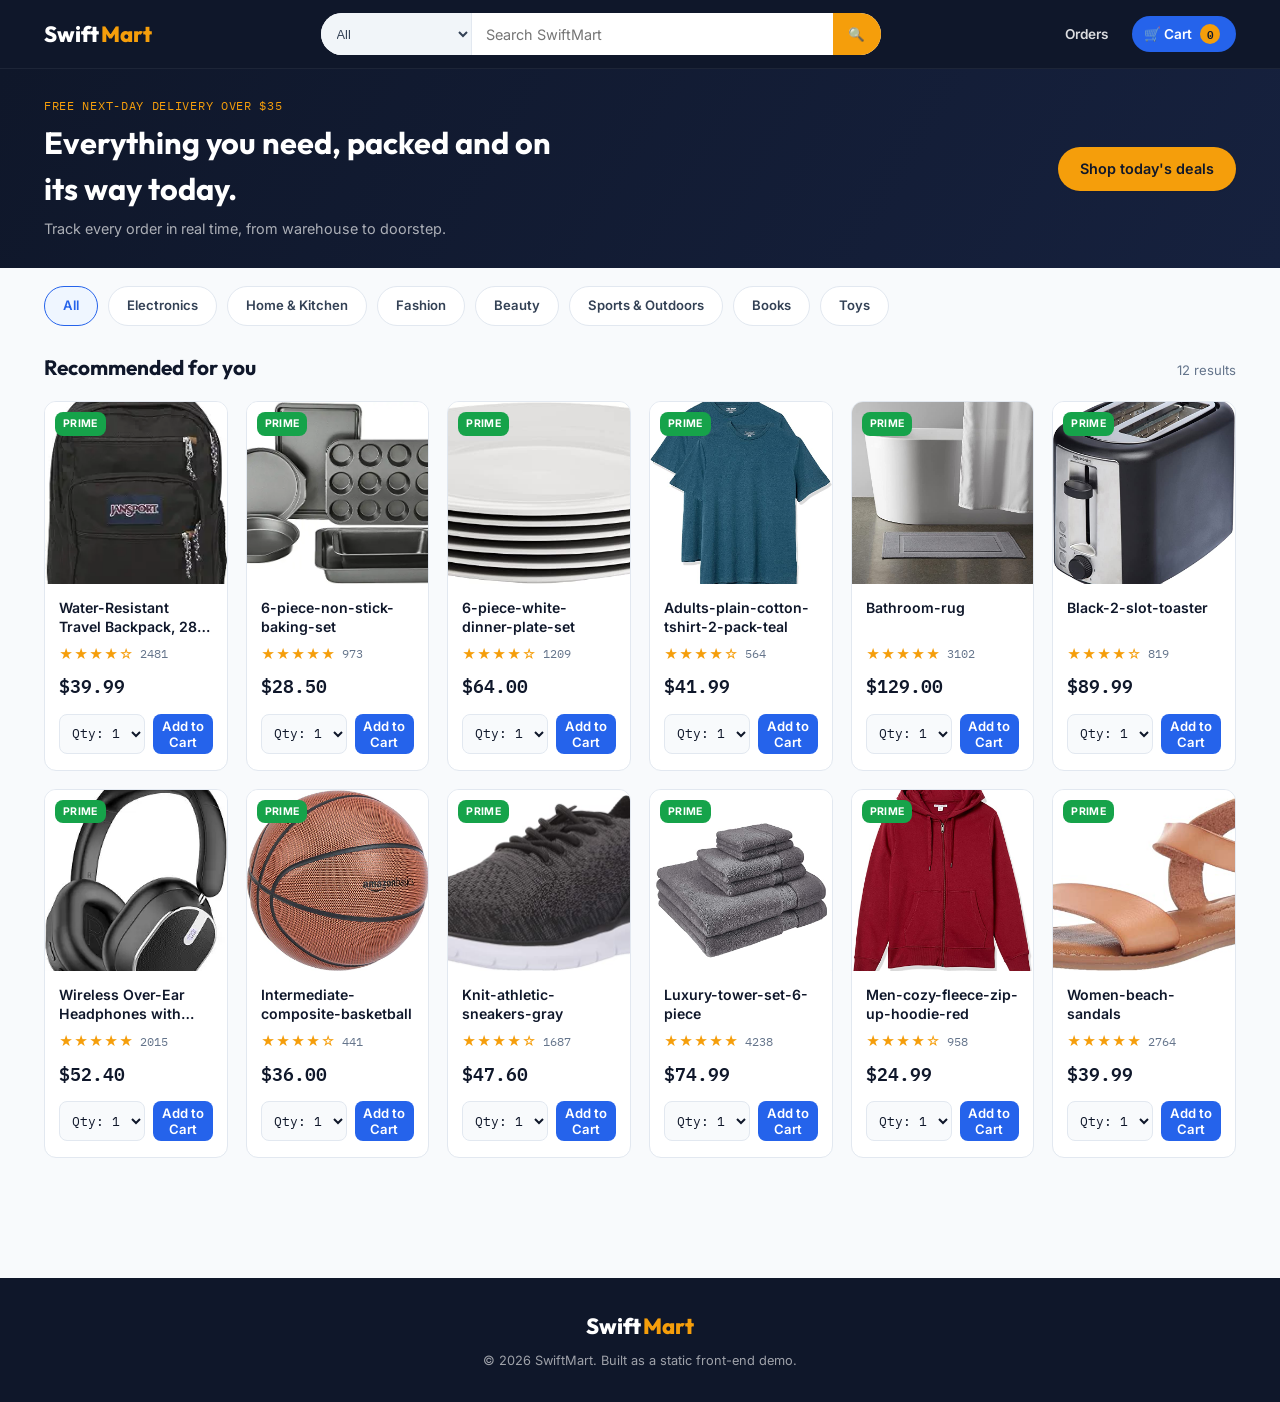
<file: index.html>
<!doctype html>
<html lang="en">
  <head>
    <meta charset="UTF-8" />
    <meta name="viewport" content="width=device-width, initial-scale=1.0" />
    <title>SwiftMart — Shop everything, arrive faster</title>
    <link rel="stylesheet" href="css/base.css" />
    <link rel="stylesheet" href="css/home.css" />
  </head>
  <body>
    <header class="site-header">
      <div class="wrap header-row">
        <a href="index.html" class="logo"
          >Swift<span class="dot">Mart</span></a
        >

        <form class="search-form js-search-form" role="search">
          <select aria-label="Search category" class="js-category-select">
            <option value="All">All</option>
            <option value="Electronics">Electronics</option>
            <option value="Home & Kitchen">Home &amp; Kitchen</option>
            <option value="Fashion">Fashion</option>
            <option value="Beauty">Beauty</option>
            <option value="Sports & Outdoors">Sports &amp; Outdoors</option>
            <option value="Books">Books</option>
            <option value="Toys">Toys</option>
          </select>
          <input
            type="text"
            placeholder="Search SwiftMart"
            aria-label="Search products"
            class="js-search-input"
          />
          <button type="submit" aria-label="Search">🔍</button>
        </form>

        <nav class="header-actions">
          <a href="orders.html" class="pill-link">Orders</a>
          <a href="checkout.html" class="cart-pill">
            🛒 Cart <span class="cart-count js-cart-count">0</span>
          </a>
        </nav>
      </div>
    </header>

    <section class="hero-strip">
      <div class="wrap">
        <div>
          <span class="hero-badge">Free next-day delivery over $35</span>
          <h1>Everything you need, packed and on its way today.</h1>
          <p>Track every order in real time, from warehouse to doorstep.</p>
        </div>
        <a href="#grid" class="btn btn-amber">Shop today's deals</a>
      </div>
    </section>

    <main class="wrap">
      <nav class="chip-row js-chip-row" aria-label="Categories">
        <a class="chip is-active" data-category="All">All</a>
        <a class="chip" data-category="Electronics">Electronics</a>
        <a class="chip" data-category="Home & Kitchen">Home &amp; Kitchen</a>
        <a class="chip" data-category="Fashion">Fashion</a>
        <a class="chip" data-category="Beauty">Beauty</a>
        <a class="chip" data-category="Sports & Outdoors"
          >Sports &amp; Outdoors</a
        >
        <a class="chip" data-category="Books">Books</a>
        <a class="chip" data-category="Toys">Toys</a>
      </nav>

      <div class="section-heading" id="grid">
        <h2>Recommended for you</h2>
        <span
          class="text-muted js-results-count"
          style="font-size: 0.82rem"
        ></span>
      </div>

      <div class="product-grid js-products-grid"></div>
    </main>

    <footer class="site-footer">
      <div class="wrap">
        <div class="logo">Swift<span class="dot">Mart</span></div>
        <p>© 2026 SwiftMart. Built as a static front-end demo.</p>
      </div>
    </footer>

    <script type="module" src="script/swiftmart.js"></script>
    <script type="module" src="script/interactions.js"></script>
  </body>
</html>
</file>
<file: css/base.css>
/* =========================================================
   SwiftMart — base.css
   Design tokens + reset + shared header/nav/buttons/cards
   ========================================================= */

@import url("https://fonts.googleapis.com/css2?family=Outfit:wght@500;600;700;800&family=Inter:wght@400;500;600;700&family=IBM+Plex+Mono:wght@500;600&display=swap");

:root {
  /* Color */
  --ink-900: #0f172a;
  --ink-700: #334155;
  --ink-500: #64748b;
  --ink-300: #cbd5e1;
  --paper-0: #ffffff;
  --paper-50: #f8fafc;
  --paper-100: #f1f5f9;
  --border: #e2e8f0;

  --brand-600: #2563eb;
  --brand-700: #1d4ed8;
  --brand-50: #eff6ff;

  --amber-500: #f59e0b;
  --amber-600: #d97706;

  --green-600: #16a34a;
  --green-50: #f0fdf4;

  --red-600: #dc2626;
  --red-50: #fef2f2;

  /* Type */
  --font-display: "Outfit", sans-serif;
  --font-body: "Inter", sans-serif;
  --font-mono: "IBM Plex Mono", monospace;

  /* Radius / shadow */
  --r-sm: 8px;
  --r-md: 12px;
  --r-lg: 18px;
  --r-pill: 999px;

  --shadow-sm: 0 1px 2px rgba(15, 23, 42, 0.06);
  --shadow-md: 0 8px 24px rgba(15, 23, 42, 0.08);
  --shadow-lg: 0 20px 48px rgba(15, 23, 42, 0.14);

  --container: 1240px;
}

* {
  box-sizing: border-box;
  margin: 0;
  padding: 0;
}

html {
  scroll-behavior: smooth;
}

body {
  font-family: var(--font-body);
  color: var(--ink-900);
  background: var(--paper-50);
  line-height: 1.5;
  -webkit-font-smoothing: antialiased;
}

img {
  max-width: 100%;
  display: block;
}

a {
  color: inherit;
  text-decoration: none;
}

button {
  font-family: inherit;
  cursor: pointer;
  border: none;
  background: none;
}

ul {
  list-style: none;
}

:focus-visible {
  outline: 2px solid var(--brand-600);
  outline-offset: 2px;
  border-radius: 4px;
}

.wrap {
  max-width: var(--container);
  margin-inline: auto;
  padding-inline: 24px;
}

/* ---------- Header / Nav ---------- */
.site-header {
  position: sticky;
  top: 0;
  z-index: 50;
  background: var(--ink-900);
  border-bottom: 1px solid rgba(255, 255, 255, 0.06);
}

.header-row {
  display: grid;
  grid-template-columns: auto minmax(0, 1fr) auto;
  align-items: center;
  column-gap: 20px;
  height: 68px;
}

.logo {
  display: flex;
  align-items: baseline;
  gap: 2px;
  font-family: var(--font-display);
  font-weight: 800;
  font-size: 1.375rem;
  color: #fff;
  white-space: nowrap;
  justify-self: start;
}
.logo .dot {
  color: var(--amber-500);
}

/* Middle grid track stretches equally between logo and actions;
   the form itself is centered + capped so it reads as evenly
   spaced from both neighbors rather than glued to one side. */
.search-form {
  justify-self: center;
  display: flex;
  width: 100%;
  max-width: 560px;
  height: 42px;
  border-radius: var(--r-pill);
  overflow: hidden;
  background: #fff;
}
.search-form select {
  border: none;
  background: var(--paper-100);
  padding-inline: 12px;
  font-size: 0.8rem;
  color: var(--ink-700);
  border-right: 1px solid var(--border);
}
.search-form input {
  flex: 1;
  border: none;
  padding-inline: 14px;
  font-size: 0.9rem;
  font-family: inherit;
  color: var(--ink-900);
}
.search-form input:focus-visible {
  outline: none;
}
.search-form button {
  width: 48px;
  display: grid;
  place-items: center;
  background: var(--amber-500);
  color: var(--ink-900);
}
.search-form:focus-within {
  box-shadow: 0 0 0 2px var(--brand-600);
}

.header-actions {
  display: flex;
  align-items: center;
  gap: 8px;
  justify-self: end;
  flex-shrink: 0;
}

.pill-link {
  display: inline-flex;
  align-items: center;
  gap: 6px;
  padding: 8px 16px;
  border-radius: var(--r-pill);
  font-size: 0.85rem;
  font-weight: 600;
  color: rgba(255, 255, 255, 0.85);
  transition:
    background 0.15s ease,
    color 0.15s ease;
}
.pill-link:hover {
  background: rgba(255, 255, 255, 0.1);
  color: #fff;
}
.pill-link.is-active {
  background: var(--brand-600);
  color: #fff;
}

.cart-pill {
  position: relative;
  display: inline-flex;
  align-items: center;
  gap: 8px;
  padding: 8px 16px 8px 12px;
  border-radius: var(--r-pill);
  background: var(--brand-600);
  color: #fff;
  font-weight: 600;
  font-size: 0.85rem;
}
.cart-pill:hover {
  background: var(--brand-700);
}
.cart-count {
  display: grid;
  place-items: center;
  min-width: 20px;
  height: 20px;
  padding-inline: 4px;
  border-radius: var(--r-pill);
  background: var(--amber-500);
  color: var(--ink-900);
  font-family: var(--font-mono);
  font-size: 0.7rem;
  font-weight: 600;
}

.site-header.is-scrolled {
  box-shadow: var(--shadow-lg);
}

/* ---------- Buttons ---------- */
.btn {
  display: inline-flex;
  align-items: center;
  justify-content: center;
  gap: 8px;
  height: 44px;
  padding-inline: 22px;
  border-radius: var(--r-pill);
  font-weight: 600;
  font-size: 0.9rem;
  font-family: inherit;
  transition:
    transform 0.12s ease,
    box-shadow 0.12s ease,
    background 0.15s ease;
}
.btn:active {
  transform: scale(0.98);
}

.btn-primary {
  background: var(--brand-600);
  color: #fff;
  box-shadow: var(--shadow-sm);
}
.btn-primary:hover {
  background: var(--brand-700);
  box-shadow: var(--shadow-md);
}

.btn-amber {
  background: var(--amber-500);
  color: var(--ink-900);
  box-shadow: var(--shadow-sm);
}
.btn-amber:hover {
  background: var(--amber-600);
  box-shadow: var(--shadow-md);
}

.btn-ghost {
  background: #fff;
  color: var(--ink-900);
  border: 1px solid var(--border);
}
.btn-ghost:hover {
  border-color: var(--ink-300);
  background: var(--paper-100);
}

.btn-sm {
  height: 36px;
  padding-inline: 16px;
  font-size: 0.8rem;
}
.btn-block {
  width: 100%;
}

/* ---------- Footer ---------- */
.site-footer {
  margin-top: 64px;
  background: var(--ink-900);
  color: rgba(255, 255, 255, 0.6);
  padding: 32px 0;
  text-align: center;
  font-size: 0.8rem;
}
.site-footer .logo {
  justify-content: center;
  margin-bottom: 8px;
  color: #fff;
}

/* ---------- Shared card shell ---------- */
.surface {
  background: #fff;
  border: 1px solid var(--border);
  border-radius: var(--r-lg);
  box-shadow: var(--shadow-sm);
}

/* ---------- Route / progress motif (signature element) ---------- */
.route {
  display: flex;
  align-items: center;
}
.route-step {
  display: flex;
  flex-direction: column;
  align-items: center;
  gap: 6px;
  flex: 1;
  position: relative;
}
.route-dot {
  width: 14px;
  height: 14px;
  border-radius: 50%;
  background: var(--paper-100);
  border: 2px solid var(--ink-300);
  z-index: 1;
}
.route-step.is-done .route-dot {
  background: var(--brand-600);
  border-color: var(--brand-600);
}
.route-step.is-current .route-dot {
  background: var(--amber-500);
  border-color: var(--amber-500);
  box-shadow: 0 0 0 4px var(--brand-50);
}
.route-line {
  position: absolute;
  top: 6px;
  left: 50%;
  width: 100%;
  height: 2px;
  background: repeating-linear-gradient(
    90deg,
    var(--ink-300) 0 6px,
    transparent 6px 12px
  );
  z-index: 0;
}
.route-step.is-done .route-line {
  background: var(--brand-600);
}
.route-step:last-child .route-line {
  display: none;
}
.route-label {
  font-size: 0.72rem;
  font-weight: 600;
  color: var(--ink-500);
  text-align: center;
  letter-spacing: 0.02em;
}
.route-step.is-done .route-label,
.route-step.is-current .route-label {
  color: var(--ink-900);
}

/* ---------- Utility ---------- */
.mono {
  font-family: var(--font-mono);
}
.text-muted {
  color: var(--ink-500);
}
.eyebrow {
  font-family: var(--font-mono);
  font-size: 0.72rem;
  letter-spacing: 0.08em;
  text-transform: uppercase;
  color: var(--ink-500);
}

/* ---------- Empty state (cart, orders, tracking) ---------- */
.empty-state {
  text-align: center;
  padding: 72px 24px;
}
.empty-state .empty-icon {
  font-size: 2.75rem;
  margin-bottom: 16px;
}
.empty-state h2 {
  font-family: var(--font-display);
  font-size: 1.2rem;
  font-weight: 700;
  margin-bottom: 8px;
}
.empty-state p {
  color: var(--ink-500);
  font-size: 0.92rem;
  margin-bottom: 22px;
}
.empty-state .btn {
  margin-inline: auto;
}

/* ---------- Header responsiveness ---------- */
@media (max-width: 960px) {
  .header-row {
    column-gap: 14px;
  }
  .search-form {
    max-width: 400px;
  }
  .search-form select {
    display: none;
  }
}

@media (max-width: 720px) {
  .header-row {
    grid-template-columns: auto auto;
    grid-template-areas:
      "logo actions"
      "search search";
    height: auto;
    row-gap: 10px;
    padding-block: 12px;
  }
  .logo {
    grid-area: logo;
  }
  .header-actions {
    grid-area: actions;
  }
  .search-form {
    grid-area: search;
    justify-self: stretch;
    max-width: none;
    width: 100%;
  }
}

@media (max-width: 420px) {
  .logo {
    font-size: 1.15rem;
  }
  .pill-link {
    padding: 8px 12px;
    font-size: 0.8rem;
  }
  .cart-pill {
    padding: 8px 12px 8px 10px;
    font-size: 0.8rem;
  }
  .header-actions {
    gap: 6px;
  }
}
</file>
<file: css/home.css>
/* =========================================================
   SwiftMart — home.css
   ========================================================= */

.hero-strip {
  background: linear-gradient(120deg, var(--ink-900) 0%, #16213e 100%);
  color: #fff;
  padding-block: 28px;
}
.hero-strip .wrap {
  display: flex;
  align-items: center;
  justify-content: space-between;
  gap: 24px;
  flex-wrap: wrap;
}
.hero-strip h1 {
  font-family: var(--font-display);
  font-size: clamp(1.5rem, 2.4vw, 2.1rem);
  font-weight: 700;
  max-width: 26ch;
}
.hero-strip p {
  color: rgba(255, 255, 255, 0.65);
  margin-top: 6px;
  font-size: 0.9rem;
}
.hero-badge {
  font-family: var(--font-mono);
  font-size: 0.72rem;
  letter-spacing: 0.06em;
  color: var(--amber-500);
  text-transform: uppercase;
  margin-bottom: 6px;
  display: block;
}

.chip-row {
  display: flex;
  gap: 10px;
  overflow-x: auto;
  padding: 18px 0;
  scrollbar-width: none;
}
.chip-row::-webkit-scrollbar {
  display: none;
}
.chip {
  flex-shrink: 0;
  padding: 9px 18px;
  border-radius: var(--r-pill);
  background: #fff;
  border: 1px solid var(--border);
  font-size: 0.82rem;
  font-weight: 600;
  color: var(--ink-700);
  cursor: pointer;
  user-select: none;
  transition:
    border-color 0.15s ease,
    color 0.15s ease,
    background 0.15s ease;
}
.chip.is-active,
.chip:hover {
  border-color: var(--brand-600);
  color: var(--brand-600);
}
.chip.is-active {
  background: var(--brand-50);
}

/* ---- Interactive states driven by script/interactions.js ---- */
.product-card.is-hidden {
  display: none;
}

.no-results {
  grid-column: 1 / -1;
  text-align: center;
  padding: 64px 20px;
  color: var(--ink-500);
}
.no-results strong {
  display: block;
  color: var(--ink-900);
  font-size: 1rem;
  margin-bottom: 4px;
}

.add-btn.is-added {
  animation: addPulse 0.25s ease;
}
@keyframes addPulse {
  0% {
    transform: scale(1);
  }
  40% {
    transform: scale(0.94);
  }
  100% {
    transform: scale(1);
  }
}

.section-heading {
  display: flex;
  align-items: baseline;
  justify-content: space-between;
  margin: 8px 0 18px;
}
.section-heading h2 {
  font-family: var(--font-display);
  font-size: 1.3rem;
  font-weight: 700;
}

/* ---- Product grid ---- */
.product-grid {
  display: grid;
  grid-template-columns: repeat(6, 1fr);
  gap: 18px;
  padding-bottom: 56px;
}

@media (max-width: 1180px) {
  .product-grid {
    grid-template-columns: repeat(4, 1fr);
  }
}
@media (max-width: 860px) {
  .product-grid {
    grid-template-columns: repeat(3, 1fr);
  }
}
@media (max-width: 640px) {
  .product-grid {
    grid-template-columns: repeat(2, 1fr);
    gap: 12px;
  }
}

.product-card {
  display: flex;
  flex-direction: column;
  background: #fff;
  border: 1px solid var(--border);
  border-radius: var(--r-md);
  overflow: hidden;
  transition:
    transform 0.2s ease,
    box-shadow 0.2s ease,
    border-color 0.2s ease;
}
.product-card:hover {
  transform: translateY(-4px);
  box-shadow: var(--shadow-md);
  border-color: var(--ink-300);
}

.card-media {
  position: relative;
  aspect-ratio: 1 / 1;
  overflow: hidden;
  background: var(--paper-100);
}
.card-media img {
  width: 100%;
  height: 100%;
  object-fit: cover;
  transition: transform 0.35s ease;
}
.product-card:hover .card-media img {
  transform: scale(1.06);
}

.card-badge {
  position: absolute;
  top: 10px;
  left: 10px;
  background: var(--green-600);
  color: #fff;
  font-size: 0.66rem;
  font-weight: 700;
  letter-spacing: 0.03em;
  padding: 4px 8px;
  border-radius: var(--r-sm);
  text-transform: uppercase;
}

.card-body {
  display: flex;
  flex-direction: column;
  flex: 1;
  padding: 14px 14px 16px;
  gap: 8px;
}

.card-name {
  font-size: 0.88rem;
  font-weight: 600;
  line-height: 1.35;
  display: -webkit-box;
  -webkit-line-clamp: 2;
  -webkit-box-orient: vertical;
  overflow: hidden;
  min-height: 2.7em;
}

.card-rating {
  display: flex;
  align-items: center;
  gap: 6px;
  font-size: 0.78rem;
}
.stars {
  color: var(--amber-500);
  letter-spacing: 1px;
  font-size: 0.85rem;
}
.rating-count {
  color: var(--ink-500);
  font-family: var(--font-mono);
  font-size: 0.72rem;
}

.card-price {
  font-family: var(--font-mono);
  font-weight: 600;
  font-size: 1.15rem;
  color: var(--ink-900);
}
.card-price sup {
  font-size: 0.6em;
  font-weight: 500;
  margin-left: 1px;
}
.card-price .was {
  font-family: var(--font-body);
  font-size: 0.72rem;
  font-weight: 500;
  color: var(--ink-500);
  text-decoration: line-through;
  margin-left: 6px;
}

.card-footer {
  margin-top: auto;
  display: flex;
  gap: 8px;
  align-items: center;
  padding-top: 6px;
}

.qty-select {
  height: 40px;
  border-radius: var(--r-sm);
  border: 1px solid var(--border);
  background: var(--paper-50);
  padding-inline: 8px;
  font-size: 0.82rem;
  font-family: var(--font-mono);
  color: var(--ink-900);
  flex-shrink: 0;
}

.add-btn {
  flex: 1;
  height: 40px;
  border-radius: var(--r-sm);
  background: var(--brand-600);
  color: #fff;
  font-weight: 600;
  font-size: 0.82rem;
  transition: background 0.15s ease;
  position: relative;
  overflow: hidden;
}
.add-btn:hover {
  background: var(--brand-700);
}

/* Static "Added" feedback state — demonstrated on one card */
.add-btn.is-added {
  background: var(--green-600);
}
.add-btn .btn-label-default {
  display: inline;
}
.add-btn.is-added .btn-label-default {
  display: none;
}
.add-btn .btn-label-added {
  display: none;
}
.add-btn.is-added .btn-label-added {
  display: inline;
}
</file>
